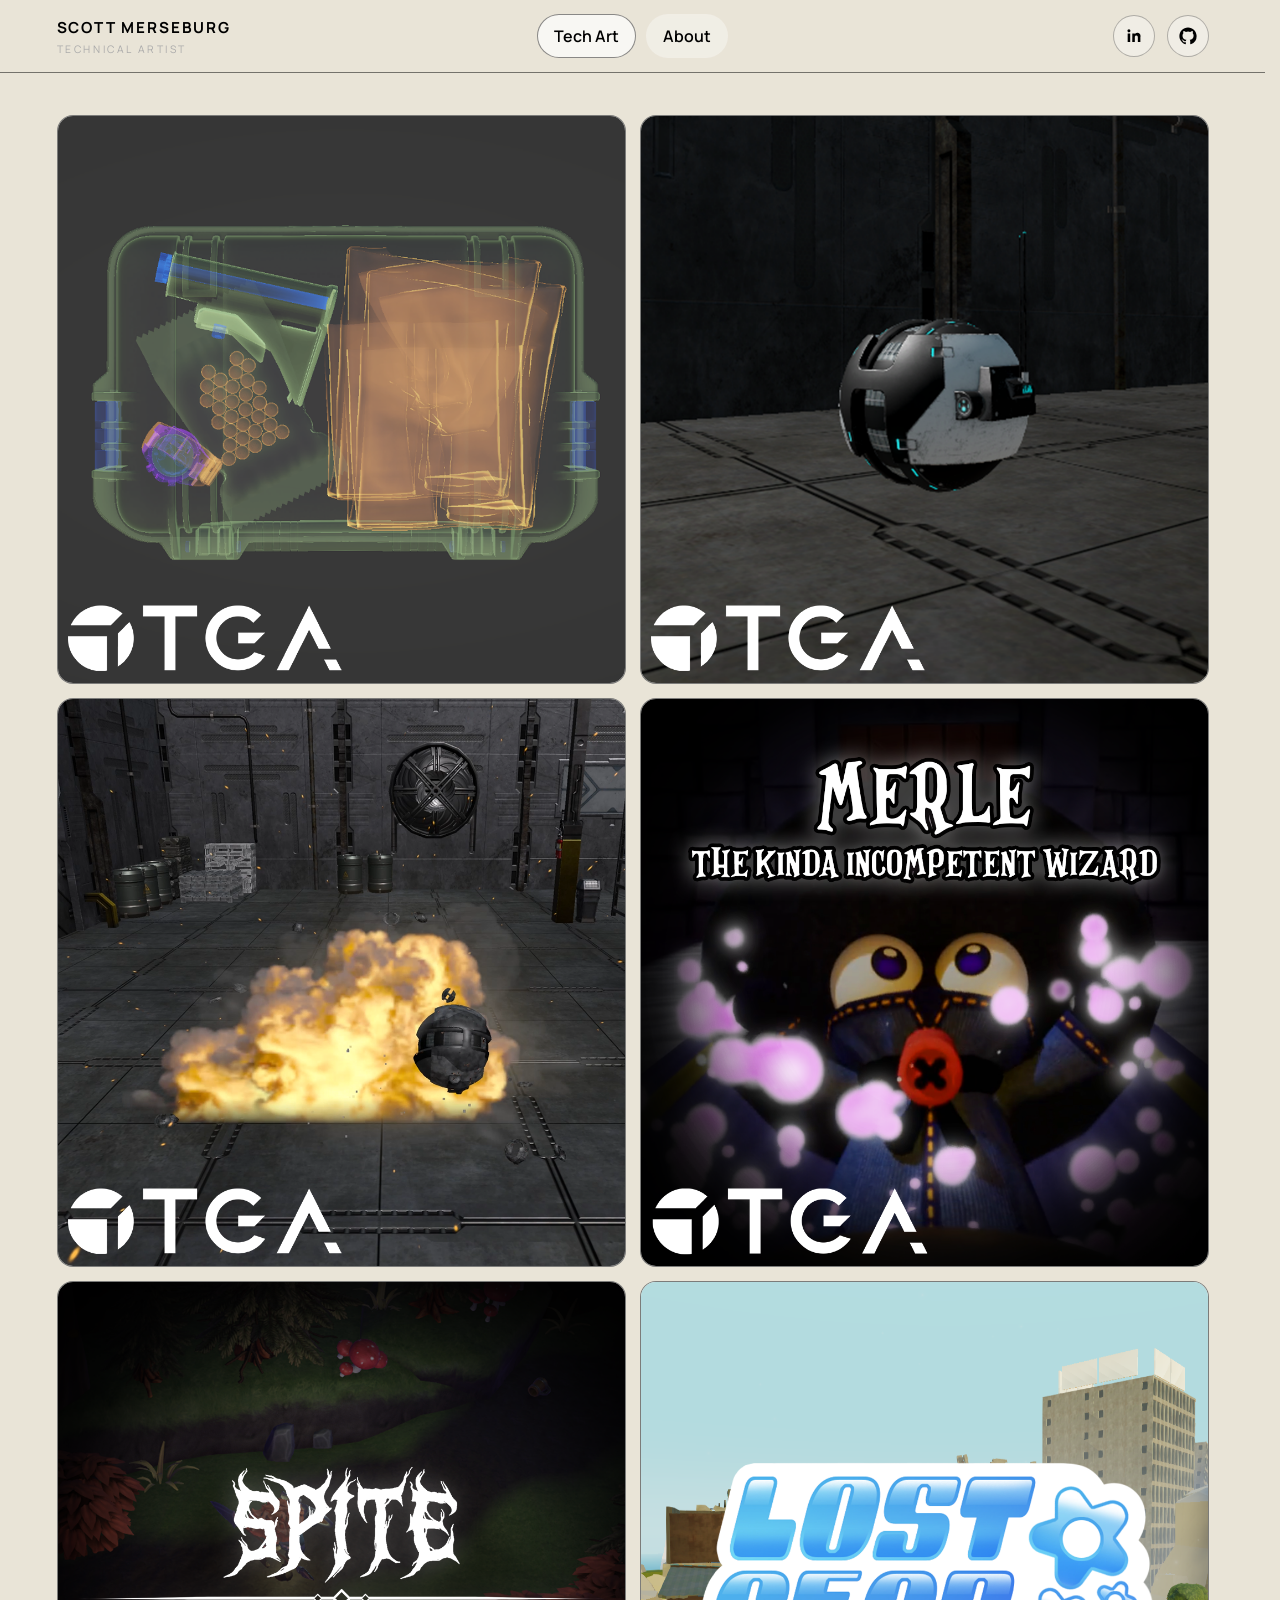
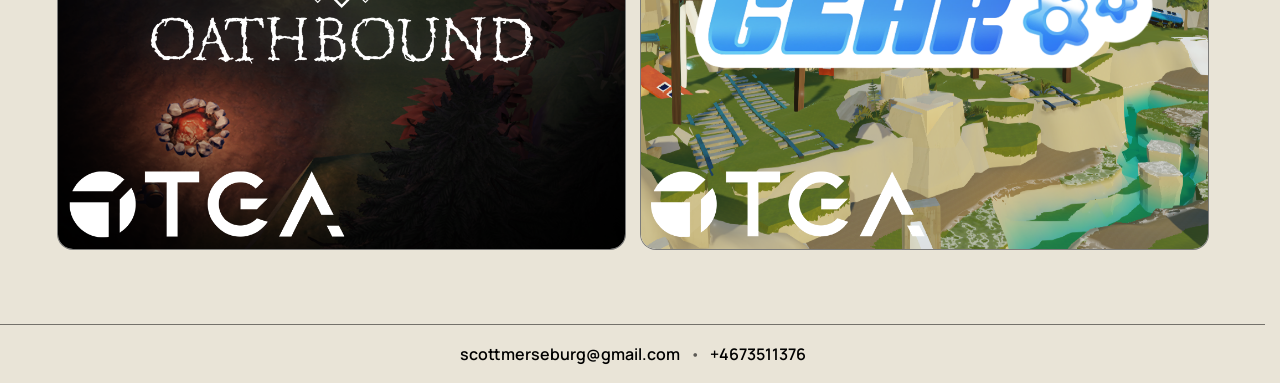
<file: index.html>
<!doctype html>
<html lang="sv">
  <head>
    <meta charset="utf-8" />
    <meta name="viewport" content="width=device-width, initial-scale=1" />
    <title>Scott Merseburg Portfolio | Technical Artist</title>
    <meta name="description" content="Portfolio of Scott Merseburg" />

    <link rel="preconnect" href="https://fonts.googleapis.com" />
    <link rel="preconnect" href="https://fonts.gstatic.com" crossorigin />
    <link
      href="https://fonts.googleapis.com/css2?family=Manrope:wght@500;700&family=Poppins:wght@400;700&display=swap"
      rel="stylesheet"
    />
    <link rel="icon" type="image/png" href="/images/favicon.png" />
    <link rel="stylesheet" href="style.css" />
  </head>

  <body>
    <!-- Header -->
    <header class="site-header">
      <div class="header-inner">
          <a class="logo" href="index.html" aria-label="Home">
            <span class="logo-name">SCOTT MERSEBURG</span>
            <span class="logo-title">Technical Artist</span>
          </a>

        <nav class="nav">
          <a class="nav-link is-active" href="index.html">Tech Art</a>
            <!-- <a class="nav-link" href="games.html">Game projects</a> -->
          <a class="nav-link" href="about.html">About</a>
        </nav>

        <div class="social">
        <a
          class="social-link social-icon"
          href="https://www.linkedin.com/in/scott-merseburg-14581a16b/"
          target="_blank"
          rel="noreferrer"
          aria-label="LinkedIn"
        >
          <svg viewBox="0 0 24 24" aria-hidden="true">
            <path d="M6.94 8.5H3.56V20h3.38V8.5ZM5.25 3A2.03 2.03 0 0 0 3.2 5.03c0 1.12.9 2.03 2.02 2.03h.03a2.03 2.03 0 1 0 0-4.06ZM20.8 12.74c0-3.46-1.85-5.07-4.31-5.07-1.99 0-2.88 1.09-3.38 1.86V8.5H9.73c.04.68 0 11.5 0 11.5h3.38v-6.42c0-.34.02-.68.12-.92.27-.68.9-1.39 1.96-1.39 1.38 0 1.93 1.05 1.93 2.59V20H20.5v-6.86Z"/>
          </svg>
        </a>

        <a
          class="social-link social-icon"
          href="https://github.com/scottmerseburg?tab=overview&from=2026-03-01&to=2026-03-31"
          target="_blank"
          rel="noreferrer"
          aria-label="GitHub"
        >
          <svg viewBox="0 0 24 24" aria-hidden="true">
            <path d="M12 .5C5.65.5.5 5.66.5 12.03c0 5.1 3.3 9.42 7.87 10.95.58.1.79-.25.79-.56 0-.27-.01-1.17-.02-2.11-3.2.7-3.88-1.36-3.88-1.36-.52-1.34-1.28-1.7-1.28-1.7-1.05-.72.08-.7.08-.7 1.16.08 1.78 1.2 1.78 1.2 1.03 1.77 2.7 1.26 3.36.96.1-.75.4-1.26.73-1.55-2.55-.29-5.23-1.28-5.23-5.68 0-1.25.45-2.27 1.18-3.07-.12-.29-.51-1.45.11-3.03 0 0 .97-.31 3.19 1.17a11.1 11.1 0 0 1 5.8 0c2.21-1.48 3.18-1.17 3.18-1.17.63 1.58.24 2.74.12 3.03.74.8 1.18 1.82 1.18 3.07 0 4.41-2.69 5.38-5.25 5.67.42.36.78 1.06.78 2.14 0 1.55-.01 2.79-.01 3.17 0 .31.21.67.8.56A11.54 11.54 0 0 0 23.5 12.03C23.5 5.66 18.35.5 12 .5Z"/>
          </svg>
        </a>
      </div>
      </div>
    </header>

    <!-- Main -->
    <main class="page">

      <section id="tech" class="section">
        <div class="grid">

          <a class="card" href="baggage-scanner-shader.html" aria-label="X-ray Baggage scanner">
            <img class="card-img" src="images/Baggage Scanner Project/BaggageScannerCase.png" alt="Baggage scanner shader" />
            <div class="card-overlay"></div>
            <div class="card-text">
              <h3 class="card-title">Baggage scanner shader</h3>
              <p class="card-sub">Tech Art • Shader </p>
            </div>
          </a>


          <a class="card" href="vertex-animation-shader.html" aria-label="Vertex Animation Shader">
            <img class="card-img" src="images/Robot Project/PatrollingRobotPic.png" alt="Vertex Animation Shader" />
            <div class="card-overlay"></div>
            <div class="card-text">
              <p class="card-sub">Shader • Animation</p>
              <h3 class="card-title">Vertex Animation Shader</h3>
            </div>
          </a>

          <a class="card" href="robot-explotion.html" aria-label="Robot Explosion">
            <img class="card-img" src="images/Robot Explotion/RobotExplotion.png" alt="Robot Explosion" />
            <div class="card-overlay"></div>
            <div class="card-text">
              <h3 class="card-title">Robot Explosion</h3>
              <p class="card-sub">Embergen • Unity </p>
            </div>
          </a>


          <a class="card" href="P6Merle.html" aria-label="Merle">
            <img class="card-img" src="images/merleThump.png"  alt="Merle" />
            <div class="card-overlay"></div>
            <div class="card-text">
              <h3 class="card-title">Merle</h3>
              <p class="card-sub">Game project</p>
            </div>
          </a>

          <a class="card" href="spiteoathbound.html" aria-label="Spite">
            <img class="card-img" src="images/SPiteThump.png"  alt="Spite" />
            <div class="card-overlay"></div>
            <div class="card-text">
              <h3 class="card-title">Spite - Oathbound</h3>
              <p class="card-sub">Game project</p>
            </div>
          </a>

          <a class="card" href="lostgear.html" aria-label="Lost Gear">
            <img class="card-img" src="images/LostGearThumb.png"  alt="Lost gear" />
            <div class="card-overlay"></div>
            <div class="card-text">
              <h3 class="card-title">Lost Gear</h3>
              <p class="card-sub">Game project</p>
            </div>
          </a>

        </div>
      </section>
      </main>

      


    <!-- Footer -->
    <footer class="site-footer">
      <div class="footer-inner">
        <a class="footer-link" href="mailto:scottmerseburg@gmail.com">scottmerseburg@gmail.com</a>
        <span class="footer-dot">•</span>
        <a class="footer-link" href="tel:+4673511376">+4673511376</a>
      </div>
    </footer>
  </body>
</html>
</file>
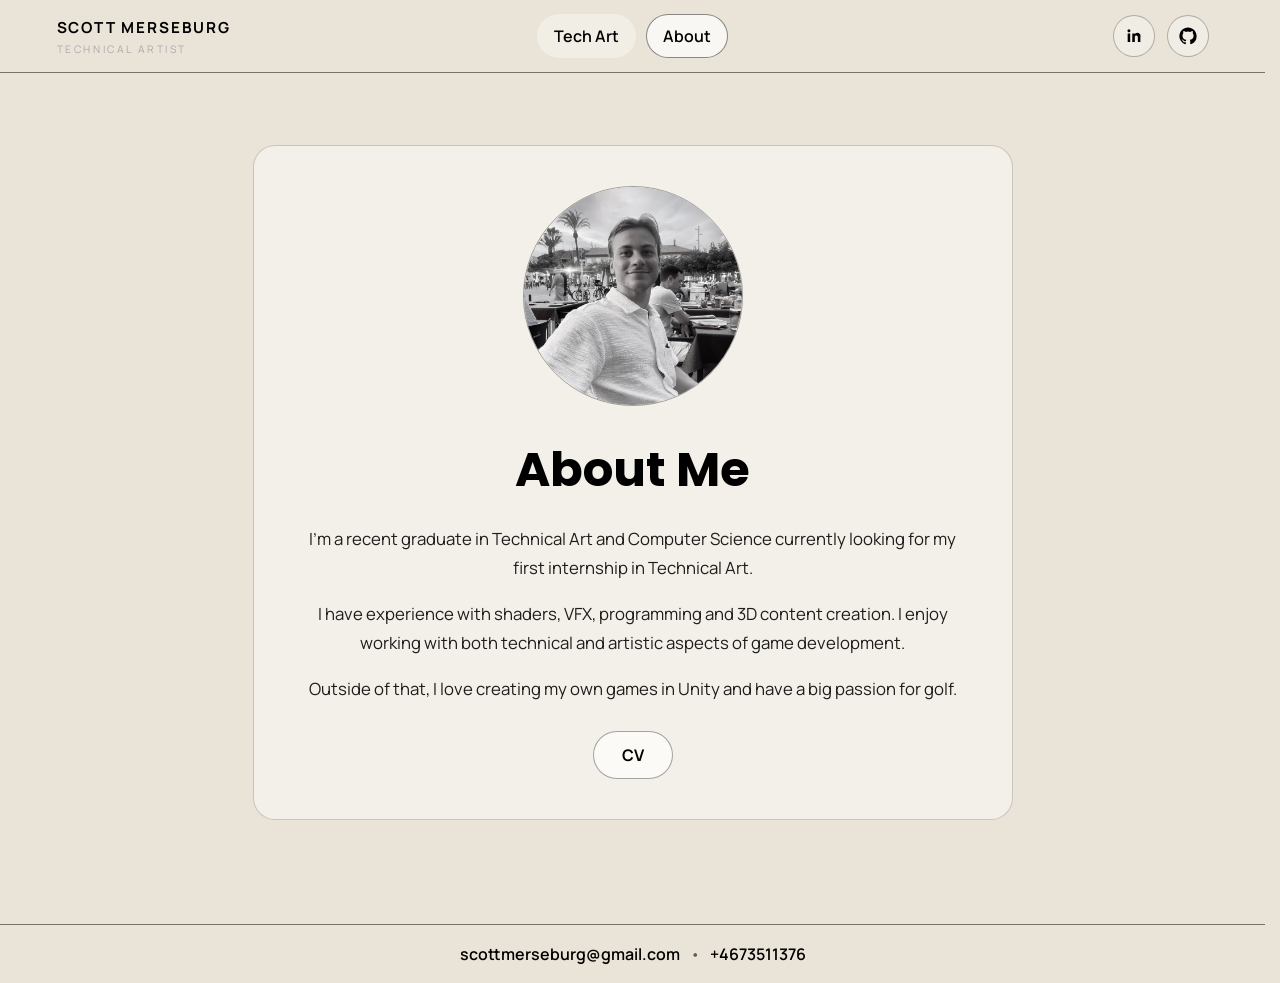
<file: about.html>
<!doctype html>
<html lang="en">
  <head>
    <meta charset="utf-8" />
    <meta name="viewport" content="width=device-width, initial-scale=1" />
    <title>Scott Merseburg — About</title>
    <meta name="description" content="About Scott Merseburg — Technical Artist and Game Developer." />

    <link rel="preconnect" href="https://fonts.googleapis.com" />
    <link rel="preconnect" href="https://fonts.gstatic.com" crossorigin />
    <link
      href="https://fonts.googleapis.com/css2?family=Manrope:wght@500;700&family=Poppins:wght@400;700&display=swap"
      rel="stylesheet"
    />

    <link rel="stylesheet" href="style.css" />
  </head>

  <body>
    <!-- Header -->
    <header class="site-header">
      <div class="header-inner">
        <a class="logo" href="index.html" aria-label="Home">
          <span class="logo-name">SCOTT MERSEBURG</span>
          <span class="logo-title">Technical Artist</span>
        </a>

        <nav class="nav">
          <a class="nav-link" href="index.html">Tech Art</a>
          <!-- <a class="nav-link" href="games.html">Game projects</a> -->
          <a class="nav-link is-active" href="about.html">About</a>
        </nav>

                <div class="social">
        <a
          class="social-link social-icon"
          href="https://www.linkedin.com/in/scott-merseburg-14581a16b/"
          target="_blank"
          rel="noreferrer"
          aria-label="LinkedIn"
        >
          <svg viewBox="0 0 24 24" aria-hidden="true">
            <path d="M6.94 8.5H3.56V20h3.38V8.5ZM5.25 3A2.03 2.03 0 0 0 3.2 5.03c0 1.12.9 2.03 2.02 2.03h.03a2.03 2.03 0 1 0 0-4.06ZM20.8 12.74c0-3.46-1.85-5.07-4.31-5.07-1.99 0-2.88 1.09-3.38 1.86V8.5H9.73c.04.68 0 11.5 0 11.5h3.38v-6.42c0-.34.02-.68.12-.92.27-.68.9-1.39 1.96-1.39 1.38 0 1.93 1.05 1.93 2.59V20H20.5v-6.86Z"/>
          </svg>
        </a>

        <a
          class="social-link social-icon"
          href="https://github.com/scottmerseburg?tab=overview&from=2026-03-01&to=2026-03-31"
          target="_blank"
          rel="noreferrer"
          aria-label="GitHub"
        >
          <svg viewBox="0 0 24 24" aria-hidden="true">
            <path d="M12 .5C5.65.5.5 5.66.5 12.03c0 5.1 3.3 9.42 7.87 10.95.58.1.79-.25.79-.56 0-.27-.01-1.17-.02-2.11-3.2.7-3.88-1.36-3.88-1.36-.52-1.34-1.28-1.7-1.28-1.7-1.05-.72.08-.7.08-.7 1.16.08 1.78 1.2 1.78 1.2 1.03 1.77 2.7 1.26 3.36.96.1-.75.4-1.26.73-1.55-2.55-.29-5.23-1.28-5.23-5.68 0-1.25.45-2.27 1.18-3.07-.12-.29-.51-1.45.11-3.03 0 0 .97-.31 3.19 1.17a11.1 11.1 0 0 1 5.8 0c2.21-1.48 3.18-1.17 3.18-1.17.63 1.58.24 2.74.12 3.03.74.8 1.18 1.82 1.18 3.07 0 4.41-2.69 5.38-5.25 5.67.42.36.78 1.06.78 2.14 0 1.55-.01 2.79-.01 3.17 0 .31.21.67.8.56A11.54 11.54 0 0 0 23.5 12.03C23.5 5.66 18.35.5 12 .5Z"/>
          </svg>
        </a>
      </div>
      </div>
    </header>

    <!-- Main -->
    <main class="page about-page">
      <section class="about-container">
        <img
          src="files/ScottProfilBild.JPEG"
          alt="Portrait of Scott Merseburg"
          class="about-image"
        />

        <div class="about-text">
          <h1>About Me</h1>

          <p>
            I’m a recent graduate in Technical Art and Computer Science currently looking
            for my first internship in Technical Art.
          </p>

          <p>
            I have experience with shaders, VFX, programming and 3D content creation.
            I enjoy working with both technical and artistic aspects of game development.
          </p>

          <p>
            Outside of that, I love creating my own games in Unity and have a big passion for golf.
          </p>
        </div>

        <div class="about-actions">
          <a
            class="cv-button"
            href="files/ScottMerseburgCV.pdf"
            target="_blank"
            rel="noreferrer"
            download
          >
            CV
          </a>
        </div>
      </section>
    </main>

    <!-- Footer -->
    <footer class="site-footer">
      <div class="footer-inner">
        <a class="footer-link" href="mailto:scottmerseburg@gmail.com">scottmerseburg@gmail.com</a>
        <span class="footer-dot">•</span>
        <a class="footer-link" href="tel:+4673511376">+4673511376</a>
      </div>
    </footer>
  </body>
</html>
</file>
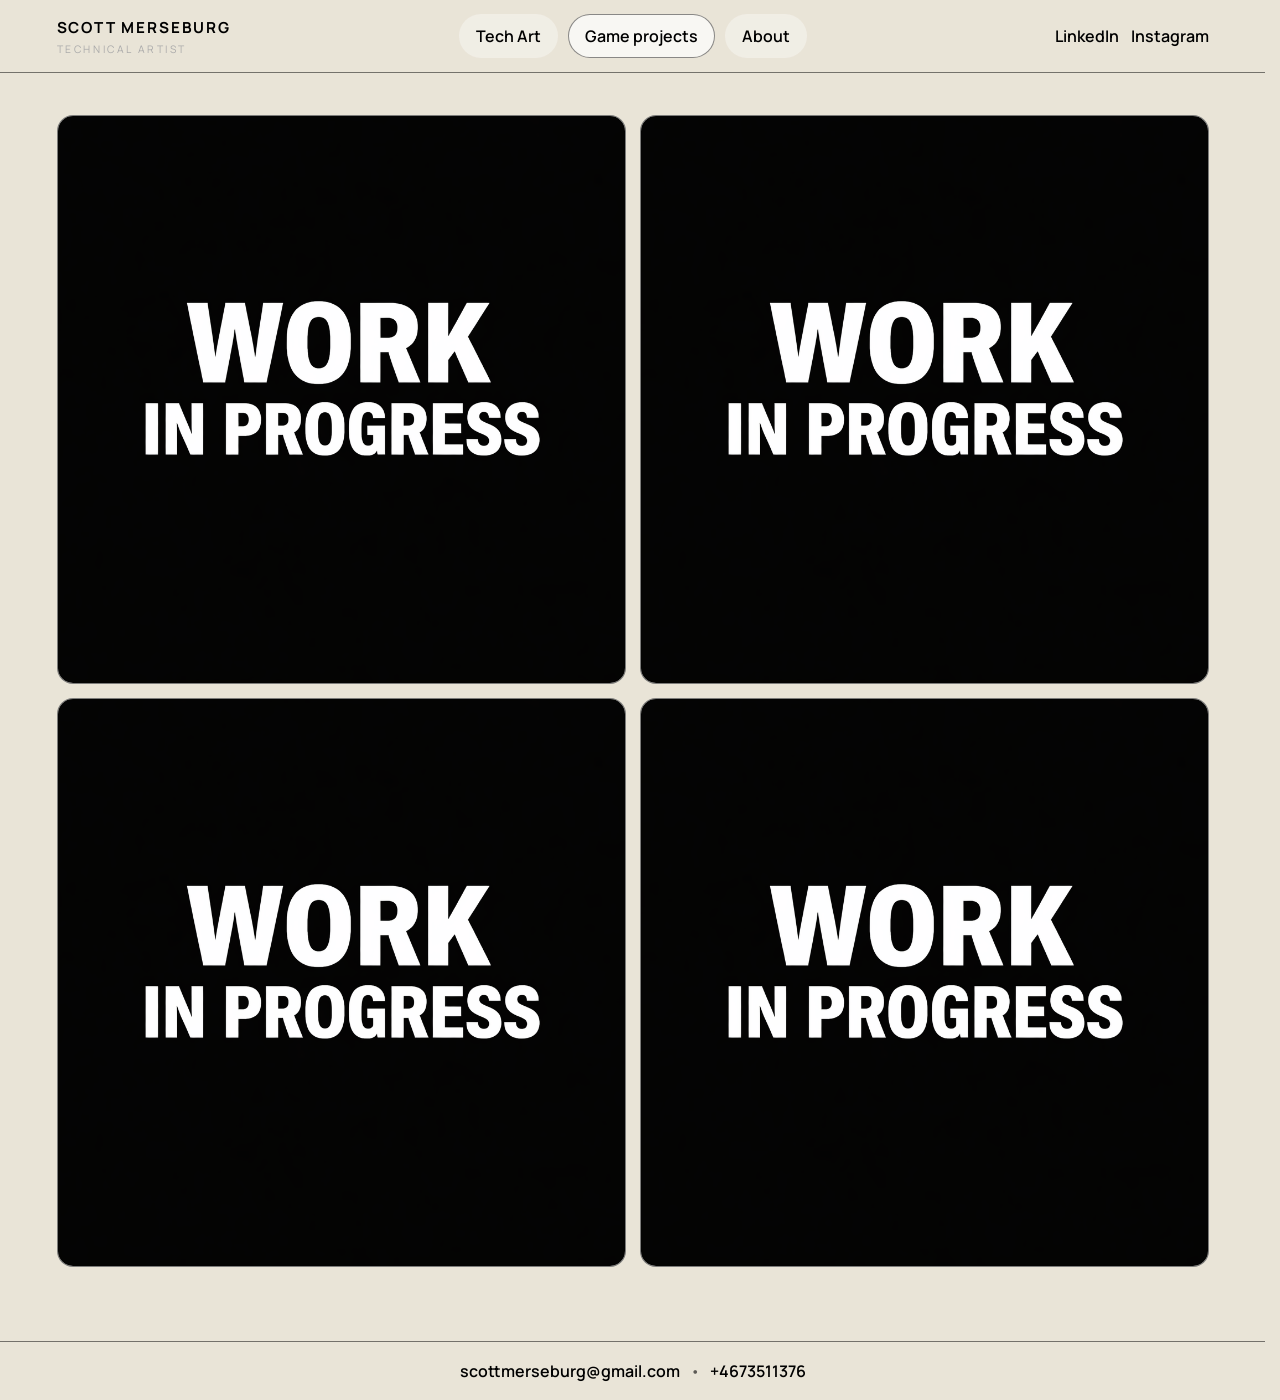
<file: games.html>
<!doctype html>
<html lang="sv">
  <head>
    <meta charset="utf-8" />
    <meta name="viewport" content="width=device-width, initial-scale=1" />
    <title>Scott Merseburg — Game Projects</title>
    <meta name="description" content="Portfolio — Game projects." />

    <link rel="preconnect" href="https://fonts.googleapis.com" />
    <link rel="preconnect" href="https://fonts.gstatic.com" crossorigin />
    <link
      href="https://fonts.googleapis.com/css2?family=Manrope:wght@500;700&family=Poppins:wght@400;700&display=swap"
      rel="stylesheet"
    />

    <link rel="stylesheet" href="style.css" />
  </head>

  <body>
    <!-- Header -->
    <header class="site-header">
      <div class="header-inner">
        <a class="logo" href="index.html" aria-label="Home">
          <span class="logo-name">SCOTT MERSEBURG</span>
          <span class="logo-title">Technical Artist</span>
        </a>

        <nav class="nav">
          <a class="nav-link" href="index.html">Tech Art</a>
          <a class="nav-link is-active" href="games.html">Game projects</a>
          <a class="nav-link" href="about.html">About</a>
        </nav>

        <div class="social">
          <a class="social-link" href="#" target="_blank" rel="noreferrer">LinkedIn</a>
          <a class="social-link" href="#" target="_blank" rel="noreferrer">Instagram</a>
        </div>
      </div>
    </header>

    <!-- Main -->
    <main class="page">
      
      <section id="games" class="section">
        <div class="grid">

          <a class="card" href="#" aria-label="Game Project 1">
            <img class="card-img" src="images/workinprogresspic.png" alt="Game Project 1" />
            <div class="card-overlay"></div>
            <div class="card-text">
              <h3 class="card-title">Game Project 1</h3>
              <p class="card-sub">Unity • Gameplay • Systems</p>
            </div>
          </a>

          <a class="card" href="#" aria-label="Game Project 2">
            <img class="card-img" src="images/workinprogresspic.png" alt="Game Project 2" />
            <div class="card-overlay"></div>
            <div class="card-text">
              <h3 class="card-title">Game Project 2</h3>
              <p class="card-sub">Co-op • Combat • Prototyping</p>
            </div>
          </a>

          <a class="card" href="#" aria-label="Work in progress">
            <img class="card-img" src="images/workinprogresspic.png" alt="Work in progress" />
            <div class="card-overlay"></div>
            <div class="card-text">
              <h3 class="card-title">Work in progress</h3>
              <p class="card-sub">More soon</p>
            </div>
          </a>

          <a class="card" href="#" aria-label="Work in progress">
            <img class="card-img" src="images/workinprogresspic.png" alt="Work in progress" />
            <div class="card-overlay"></div>
            <div class="card-text">
              <h3 class="card-title">Work in progress</h3>
              <p class="card-sub">More soon</p>
            </div>
          </a>

        </div>
      </section>
    </main>

    <!-- Footer -->
    <footer class="site-footer">
      <div class="footer-inner">
        <a class="footer-link" href="mailto:scottmerseburg@gmail.com">scottmerseburg@gmail.com</a>
        <span class="footer-dot">•</span>
        <a class="footer-link" href="tel:+4673511376">+4673511376</a>
      </div>
    </footer>
  </body>
</html>
</file>
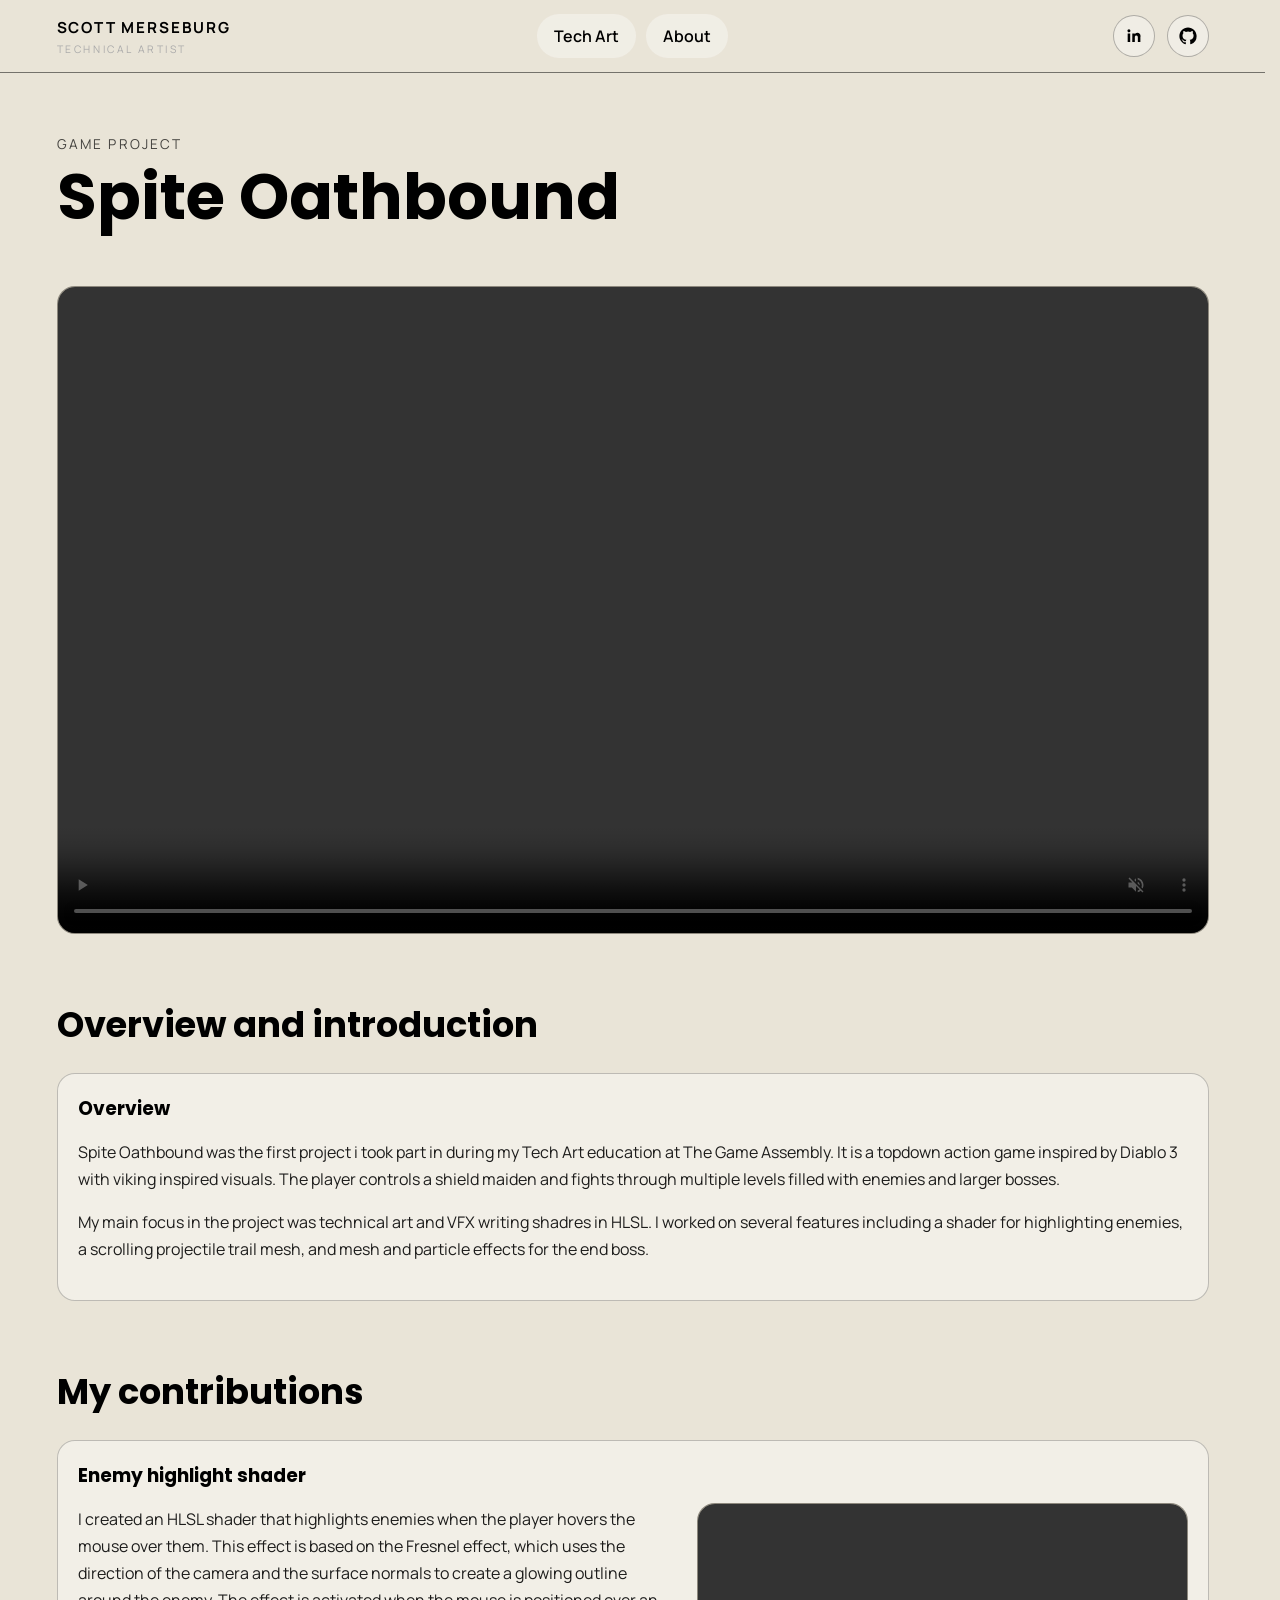
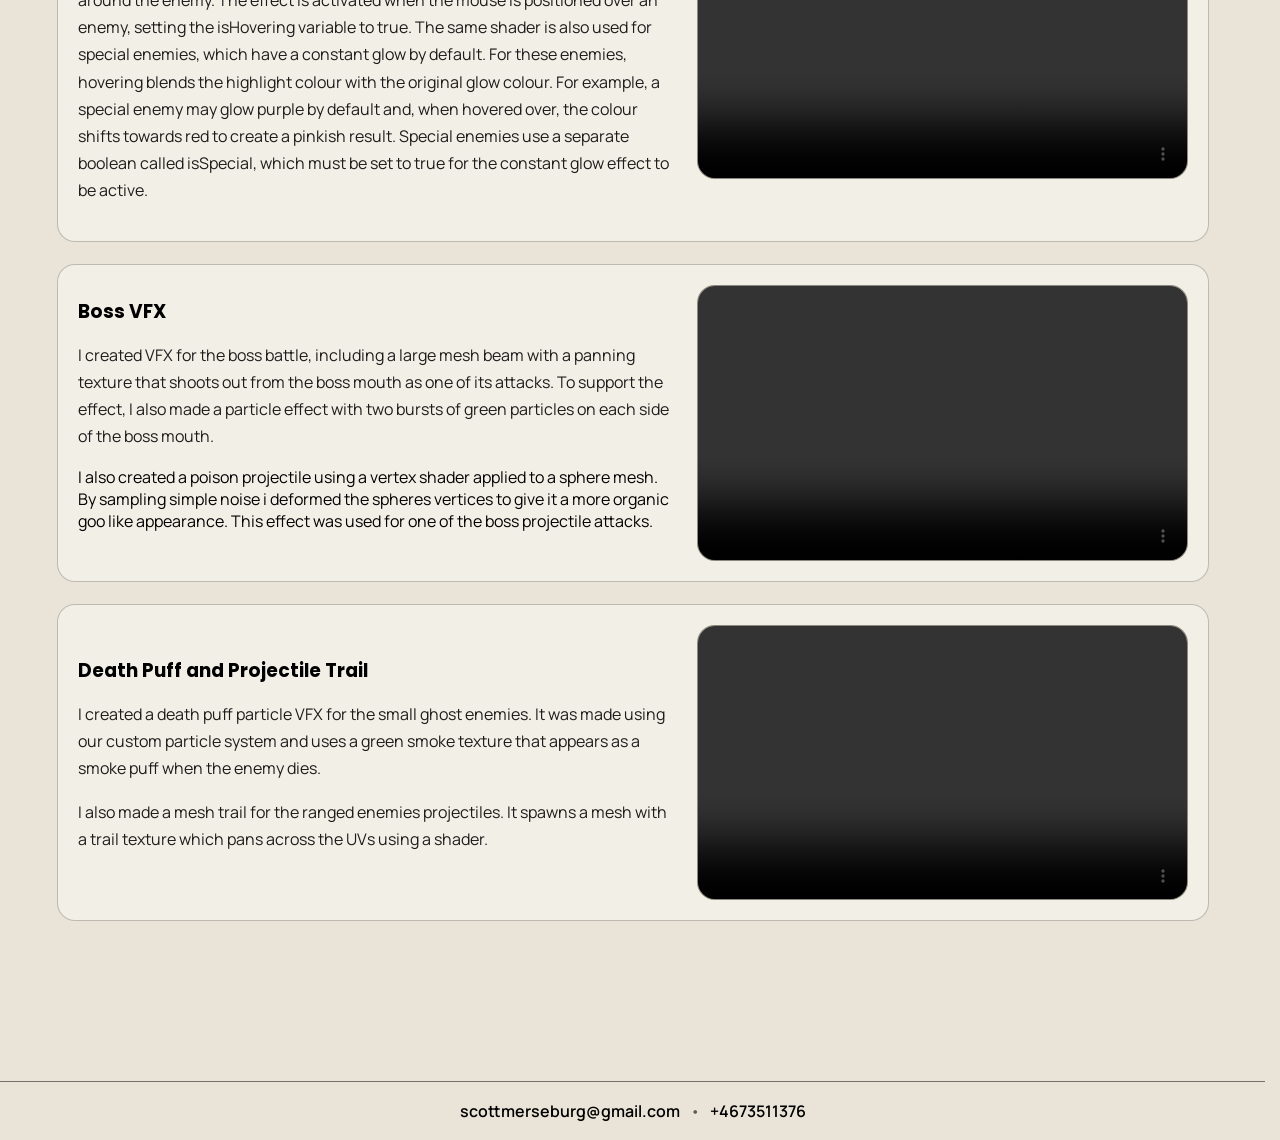
<file: spiteoathbound.html>
<!doctype html>
<html lang="en">
  <head>
    <meta charset="utf-8" />
    <meta name="viewport" content="width=device-width, initial-scale=1" />
    <title>Scott Merseburg — Spite Oathbound</title>
    <meta
      name="description"
      content="A stylized top-down action game inspired by Diablo 3, featuring shader work, mesh-based effects, and boss VFX in Unity."
    />

    <link rel="preconnect" href="https://fonts.googleapis.com" />
    <link rel="preconnect" href="https://fonts.gstatic.com" crossorigin />
    <link
      href="https://fonts.googleapis.com/css2?family=Manrope:wght@500;700&family=Poppins:wght@400;700&display=swap"
      rel="stylesheet"
    />

    <link rel="stylesheet" href="style.css" />
  </head>

  <body>
    <header class="site-header">
      <div class="header-inner">
        <a class="logo" href="index.html" aria-label="Home">
          <span class="logo-name">SCOTT MERSEBURG</span>
          <span class="logo-title">Technical Artist</span>
        </a>

        <nav class="nav">
          <a class="nav-link" href="index.html">Tech Art</a>
           <!-- <a class="nav-link" href="games.html">Game projects</a> -->
          <a class="nav-link" href="about.html">About</a>
        </nav>

        <div class="social">
          <a
            class="social-link social-icon"
            href="https://www.linkedin.com/in/scott-merseburg-14581a16b/"
            target="_blank"
            rel="noreferrer"
            aria-label="LinkedIn"
          >
            <svg viewBox="0 0 24 24" aria-hidden="true">
              <path d="M6.94 8.5H3.56V20h3.38V8.5ZM5.25 3A2.03 2.03 0 0 0 3.2 5.03c0 1.12.9 2.03 2.02 2.03h.03a2.03 2.03 0 1 0 0-4.06ZM20.8 12.74c0-3.46-1.85-5.07-4.31-5.07-1.99 0-2.88 1.09-3.38 1.86V8.5H9.73c.04.68 0 11.5 0 11.5h3.38v-6.42c0-.34.02-.68.12-.92.27-.68.9-1.39 1.96-1.39 1.38 0 1.93 1.05 1.93 2.59V20H20.5v-6.86Z"/>
            </svg>
          </a>

          <a
            class="social-link social-icon"
            href="https://github.com/scottmerseburg"
            target="_blank"
            rel="noreferrer"
            aria-label="GitHub"
          >
            <svg viewBox="0 0 24 24" aria-hidden="true">
              <path d="M12 .5C5.65.5.5 5.66.5 12.03c0 5.1 3.3 9.42 7.87 10.95.58.1.79-.25.79-.56 0-.27-.01-1.17-.02-2.11-3.2.7-3.88-1.36-3.88-1.36-.52-1.34-1.28-1.7-1.28-1.7-1.05-.72.08-.7.08-.7 1.16.08 1.78 1.2 1.78 1.2 1.03 1.77 2.7 1.26 3.36.96.1-.75.4-1.26.73-1.55-2.55-.29-5.23-1.28-5.23-5.68 0-1.25.45-2.27 1.18-3.07-.12-.29-.51-1.45.11-3.03 0 0 .97-.31 3.19 1.17a11.1 11.1 0 0 1 5.8 0c2.21-1.48 3.18-1.17 3.18-1.17.63 1.58.24 2.74.12 3.03.74.8 1.18 1.82 1.18 3.07 0 4.41-2.69 5.38-5.25 5.67.42.36.78 1.06.78 2.14 0 1.55-.01 2.79-.01 3.17 0 .31.21.67.8.56A11.54 11.54 0 0 0 23.5 12.03C23.5 5.66 18.35.5 12 .5Z"/>
            </svg>
          </a>
        </div>
      </div>
    </header>

    <main class="page project-page">
      <!-- Hero -->
      <section class="project-hero">
        <div class="project-hero-copy">
          <p class="project-kicker">Game Project</p>
          <h1 class="project-title">Spite Oathbound</h1>
        </div>

    <div class="project-hero-media">
              <video
                class="project-video"
                controls
                autoplay
                loop
                muted
                playsinline
              >
                <source src="videos/Oathbound/SpiteOathboundTrailer.mp4" type="video/mp4" />
                Your browser does not support the video tag.
              </video>
            </div>
      </section>

      <!-- Overview -->
      <section class="project-section">
        <div class="section-heading">
          <h2>Overview and introduction</h2>
        </div>

        <div class="breakdown-stack">
          <article class="breakdown-row full-width-stack">
          <div class="breakdown-text">
              <h3>Overview</h3>
              <p>
                Spite Oathbound was the first project i took part in during my Tech Art education at The Game Assembly. 
                It is a topdown action game inspired by Diablo 3 with viking inspired visuals. 
                The player controls a shield maiden and fights through multiple levels filled with enemies and larger bosses.
              </p>
              <p>
                My main focus in the project was technical art and VFX writing shadres in HLSL. 
                I worked on several features including a shader for highlighting enemies, 
                a scrolling projectile trail mesh, and mesh and particle effects for the end boss.
              </p>
            </div>
          </article>
        </div>
      </section>

      <section class="project-section">
        <div class="section-heading">
          <h2>My contributions</h2>
        </div>

        <div class="breakdown-stack">
          <article class="breakdown-row">
            <div class="breakdown-text">
              <h3>Enemy highlight shader</h3>
              <p>
               I created an HLSL shader that highlights enemies when the player hovers the mouse over them. 
               This effect is based on the Fresnel effect, which uses the direction of the camera and the surface normals 
               to create a glowing outline around the enemy.
                The effect is activated when the mouse is positioned over an enemy, setting the isHovering variable to true. 
                The same shader is also used for special enemies, which have a constant glow by default. For these enemies, 
                hovering blends the highlight colour with the original glow colour. For example, a special enemy may glow purple by default and, when hovered over, 
                the colour shifts towards red to create a pinkish result.
                Special enemies use a separate boolean called isSpecial, which must be set to true for the constant glow effect to be active.
              </p>

            </div>

            <div class="project-hero-media">
              <video
                class="project-video"
                controls
                autoplay
                loop
                muted
                playsinline
              >
                <source src="videos/Oathbound/Highlightshader.mp4" type="video/mp4" />
                Your browser does not support the video tag.
              </video>
            </div>
          </article>

          <article class="breakdown-row">
            <div class="breakdown-text">
              <h3>Boss VFX</h3>
              <p>
                I created VFX for the boss battle, including a large mesh beam with a panning texture that shoots out from the boss mouth as one of its attacks. To support the effect, 
                I also made a particle effect with two bursts of green particles on each side of the boss mouth.
                
              </p>
                I also created a poison projectile using a vertex shader applied to a sphere mesh. By sampling simple noise 
                i deformed the spheres vertices to give it a more organic goo like appearance. This effect was used for one of the boss projectile attacks.   
              </p>
            </div>

            <div class="project-hero-media">
              <video
                class="project-video"
                controls
                autoplay
                loop
                muted
                playsinline
              >
                <source src="videos/Oathbound/Bossvfx.mp4" type="video/mp4" />
                Your browser does not support the video tag.
              </video>
            </div>
          </article>

                  <div class="breakdown-stack">
          <article class="breakdown-row">
          <div class="breakdown-text">
            <h3>Death Puff and Projectile Trail</h3>
            <p>
              I created a death puff particle VFX for the small ghost enemies. It was made using our custom particle system and uses a green smoke texture that appears as a smoke puff when the enemy dies.
            </p>

            <p>
              I also made a mesh trail for the ranged enemies projectiles. It spawns a mesh with a trail texture which pans across the UVs using a shader.
            </p>
          </div>

            <div class="project-hero-media">
              <video
                class="project-video"
                controls
                autoplay
                loop
                muted
                playsinline
              >
                <source src="videos/Oathbound/Deathpuffenemytrail.mp4" type="video/mp4" />
                Your browser does not support the video tag.
              </video>
            </div>
          </article>

    </main>

    <footer class="site-footer">
      <div class="footer-inner">
        <a class="footer-link" href="mailto:scottmerseburg@gmail.com">scottmerseburg@gmail.com</a>
        <span class="footer-dot">•</span>
        <a class="footer-link" href="tel:+4673511376">+4673511376</a>
      </div>
    </footer>
  </body>
</html>
</file>
<file: style.css>
:root {
  --bg: #E9E4D7;
  --panel: #FAF9F6;
  --text: #000000;
  --muted: #000000;
  --border: rgba(0, 0, 0, 0.5);

  --max: 1200px;
  --pad: clamp(14px, 2vw, 24px);
  --radius: 16px;
}

* { box-sizing: border-box; }

html {   scroll-behavior: smooth; scrollbar-gutter: stable;}

body {
  margin: 0;
  font-family: "Manrope", system-ui, -apple-system, Segoe UI, Roboto, Arial, sans-serif;
  background: var(--bg);
  color: var(--text);
}


.site-header {
  position: sticky;
  top: 0;
  z-index: 10;
  backdrop-filter: blur(10px);
  background: color-mix(in oklab, var(--bg) 80%, transparent);
  border-bottom: 1px solid var(--border);
}

.header-inner {
  max-width: var(--max);
  margin: 0 auto;
  padding: 14px var(--pad);
  display: grid;
  grid-template-columns: 1fr auto 1fr;
  align-items: center;
  gap: 14px;
}

.logo{
  display: flex;
  flex-direction: column;
  text-decoration: none;
  color: rgb(0, 0, 0);
}

.logo-name{
  font-weight: 700;
  letter-spacing: 0.12em;
  font-size: 0.95rem;
}

.logo-title{
  font-size: 0.65rem;
  letter-spacing: 0.25em;
  text-transform: uppercase;
  color: #aaa;
  margin-top: 4px;
}

.logo:hover{
  opacity: 0.85;
}

.nav {
  display: flex;
  gap: 10px;
  align-items: center;
  flex-wrap: wrap;
}

.nav-link {
  display: inline-flex;
  align-items: center;
  justify-content: center;
  padding: 10px 16px;
  border-radius: 999px;
  text-decoration: none;
  color: var(--text);
  font-weight: 600;
  background: rgba(255, 255, 255, 0.35);
  border: 1px solid transparent;
  transition: transform 0.2s ease, background 0.2s ease, border-color 0.2s ease, color 0.2s ease;
}

.nav-link:hover {
  transform: translateY(-2px);
  background: rgba(255, 255, 255, 0.7);
  border-color: rgba(0, 0, 0, 0.28);
  color: var(--text);
}

.nav-link.is-active {
  background: rgba(255, 255, 255, 0.7);
  border-color: rgba(0, 0, 0, 0.45);
  color: var(--text);
}

.social {
  display: flex;
  gap: 12px;
  justify-content: flex-end;
  flex-wrap: wrap;
}

.social-link {
  text-decoration: none;
  color: var(--muted);
  font-weight: 600;
}

.social-link:hover { color: var(--text); }


.page {
  max-width: var(--max);
  margin: 0 auto;
  padding: var(--pad);
}

.section {
  padding: clamp(12px, 2vw, 18px) 0;
}

.grid {
  display: grid;
  gap: 14px;
  grid-template-columns: repeat(2, minmax(0, 1fr));
}

@media (max-width: 820px) {
  .header-inner {
    grid-template-columns: 1fr auto;
    grid-template-areas:
      "logo social"
      "nav nav";
  }
  .logo { grid-area: logo; }
  .social { grid-area: social; }
  .nav { grid-area: nav; justify-content: flex-start; overflow-x: auto; }
}

@media (max-width: 640px) {
  .grid { grid-template-columns: 1fr; }
}

.card {
  position: relative;
  border-radius: var(--radius);
  overflow: hidden;
  display: block;
  aspect-ratio: 3 / 3;
  background: var(--panel);
  border: 1px solid var(--border);
  text-decoration: none;
  color: inherit;
  transform: translateZ(0);
}

.card-img {
  width: 100%;
  height: 100%;
  object-fit: cover;
  object-position: center;
  display: block;
  transform: scale(1);
  transition: transform 220ms ease;
}




.card-overlay {
  position: absolute;
  inset: 0;
  background: linear-gradient(
    to top,
    rgba(0,0,0,0.65),
    rgba(0,0,0,0.15) 55%,
    rgba(0,0,0,0.10)
  );
  opacity: 0.0;
  transition: opacity 220ms ease;
}

.card-text {
  position: absolute;
  left: 16px;
  right: 16px;
  bottom: 14px;
  transform: translateY(6px);
  opacity: 0;
  transition: opacity 220ms ease, transform 220ms ease;
  color: white;
}

.card-title {
  margin: 0;
  font-family: "Poppins", system-ui, sans-serif;
  letter-spacing: 0.02em;
}

.card-sub {
  margin: 6px 0 0;
  color: rgba(255,255,255,0.8);
  font-weight: 600;
  font-size: 0.95rem;
}

.card:hover .card-img { transform: scale(1.06); }
.card:hover .card-overlay { opacity: 1; }
.card:hover .card-text { opacity: 1; transform: translateY(0); }

.site-footer {
  border-top: 1px solid var(--border);
  margin-top: 32px;
}

.footer-inner {
  max-width: var(--max);
  margin: 0 auto;
  padding: 18px var(--pad);
  display: flex;
  justify-content: center;
  gap: 10px;
  color: var(--muted);
}

.footer-link {
  color: var(--muted);
  text-decoration: none;
  font-weight: 600;
}

.footer-link:hover { color: var(--text); }
.footer-dot { opacity: 0.6; }

/* ===== SOCIAL ICONS ===== */

.social {
  display: flex;
  gap: 12px;
  justify-content: flex-end;
  align-items: center;
  flex-wrap: wrap;
}

.social-icon {
  width: 42px;
  height: 42px;
  display: inline-flex;
  align-items: center;
  justify-content: center;
  text-decoration: none;
  color: var(--text);
  background: rgba(255, 255, 255, 0.35);
  border: 1px solid rgba(0, 0, 0, 0.28);
  border-radius: 999px;
  transition: transform 0.2s ease, background 0.2s ease, border-color 0.2s ease, opacity 0.2s ease;
}

.social-icon svg {
  width: 18px;
  height: 18px;
  fill: currentColor;
}

.social-icon:hover {
  transform: translateY(-2px);
  background: rgba(255, 255, 255, 0.7);
  border-color: rgba(0, 0, 0, 0.45);
}

/* ===== ABOUT PAGE ===== */

.about-page {
  display: grid;
  place-items: center;
  padding: clamp(32px, 6vw, 72px) 0;
}

.about-container {
  width: 100%;
  max-width: 760px;
  text-align: center;
  padding: clamp(24px, 4vw, 40px);
  background: rgba(255, 255, 255, 0.45);
  border: 1px solid rgba(0, 0, 0, 0.18);
  border-radius: 22px;
}

.about-image {
  width: 220px;
  height: 220px;
  object-fit: cover;
  border-radius: 50%;
  margin: 0 auto 28px;
  display: block;
  border: 1px solid rgba(0, 0, 0, 0.35);
}

.about-text h1 {
  margin: 0 0 18px;
  font-family: "Poppins", system-ui, sans-serif;
  font-size: clamp(2rem, 4vw, 3rem);
}

.about-text p {
  font-size: 1.05rem;
  line-height: 1.75;
  opacity: 0.88;
  margin: 0 0 16px;
}

.about-actions {
  margin-top: 28px;
}

.cv-button {
  display: inline-block;
  padding: 12px 28px;
  border-radius: 999px;
  text-decoration: none;
  font-weight: 700;
  color: var(--text);
  background: rgba(255, 255, 255, 0.65);
  border: 1px solid rgba(0, 0, 0, 0.35);
  transition: transform 0.2s ease, background 0.2s ease, border-color 0.2s ease;
}

.cv-button:hover {
  transform: translateY(-2px);
  background: rgba(255, 255, 255, 0.9);
  border-color: rgba(0, 0, 0, 0.55);
}

/* ===== PROJECT PAGE ===== */

.project-page {
  padding-top: clamp(24px, 4vw, 48px);
  padding-bottom: clamp(32px, 5vw, 64px);
}

.project-hero {
  display: grid;
  grid-template-columns: 1fr;
  gap: clamp(20px, 4vw, 40px);
  align-items: start;
  margin-bottom: clamp(36px, 5vw, 72px);
}

.project-kicker {
  font-size: 0.85rem;
  letter-spacing: 0.16em;
  text-transform: uppercase;
  opacity: 0.7;
  margin-bottom: 10px;
}

.project-title {
  margin: 0 0 16px;
  font-family: "Poppins", system-ui, sans-serif;
  font-size: clamp(2rem, 5vw, 4rem);
  line-height: 1.05;
}

.project-intro {
  max-width: 60ch;
  font-size: 1.05rem;
  line-height: 1.7;
  opacity: 0.88;
  margin-bottom: 20px;
}

.project-tags {
  display: flex;
  flex-wrap: wrap;
  gap: 10px;
}

.project-tag {
  border: 1px solid rgba(0, 0, 0, 0.35);
  border-radius: 999px;
  padding: 8px 14px;
  font-size: 0.9rem;
  font-weight: 600;
  background: rgba(255, 255, 255, 0.35);
}

.project-hero-media {
  width: 100%;
}

.project-video {
  width: 100%;
  display: block;
  border-radius: 18px;
  border: 1px solid rgba(0, 0, 0, 0.35);
  background: #d8d1bf;
  aspect-ratio: 16 / 9;
  object-fit: cover;
}

.project-image {
  width: 100%;
  display: block;
  border-radius: 18px;
  border: 1px solid rgba(0, 0, 0, 0.35);
  background: #d8d1bf;
  aspect-ratio: 16 / 9;
  object-fit: contain;
  object-position: center;
}

.project-image-cover {
  width: 100%;
  display: block;
  border-radius: 18px;
  border: 1px solid rgba(0, 0, 0, 0.35);
  background: #d8d1bf;
  aspect-ratio: 16 / 9;
  object-fit: cover;
  object-position: center;
}

.project-section {
  margin-bottom: clamp(32px, 5vw, 72px);
}

.section-heading {
  max-width: 70ch;
  margin-bottom: 22px;
}

.section-heading h2 {
  margin: 0 0 10px;
  font-family: "Poppins", system-ui, sans-serif;
  font-size: clamp(1.4rem, 3vw, 2.2rem);
}

.section-heading p {
  margin: 0;
  line-height: 1.7;
  opacity: 0.82;
}

.overview-grid {
  display: grid;
  gap: 14px;
  grid-template-columns: repeat(3, minmax(0, 1fr));
}

.overview-card,
.state-card,
.challenge-card,
.learned-panel {
  background: rgba(255, 255, 255, 0.5);
  border: 1px solid rgba(0, 0, 0, 0.22);
  border-radius: 18px;
  padding: 20px;
}

.overview-card h3,
.state-card h3,
.challenge-card h3 {
  margin-top: 0;
  margin-bottom: 10px;
  font-family: "Poppins", system-ui, sans-serif;
}

.overview-card p,
.state-card p,
.challenge-card p,
.learned-panel p {
  margin: 0;
  line-height: 1.7;
  opacity: 0.88;
}

.learned-panel ul li {
  margin-bottom: 12px;
}

.breakdown-stack {
  display: grid;
  gap: 22px;
}

.breakdown-row {
  display: grid;
  grid-template-columns: 1.1fr 0.9fr;
  gap: 20px;
  align-items: center;
  background: rgba(255, 255, 255, 0.4);
  border: 1px solid rgba(0, 0, 0, 0.22);
  border-radius: 18px;
  padding: 20px;
}

.breakdown-row.full-width-stack {
  grid-template-columns: 1fr;
  align-items: start;
}

.breakdown-row.full-width-stack .project-image {
  width: 100%;
  display: block;
  border-radius: 12px;
  object-fit: contain;
  background: transparent;
  aspect-ratio: auto;
}

.breakdown-row.full-width-video {
  grid-template-columns: 1fr;
  align-items: start;
}

.breakdown-row.full-width-video .project-hero-media {
  width: 100%;
}

.breakdown-row.full-width-video .project-video {
  width: 100%;
  max-width: 100%;
  aspect-ratio: 16 / 9;
  object-fit: cover;
}



.breakdown-row.reverse {
  grid-template-columns: 0.9fr 1.1fr;
}

.breakdown-row.reverse .breakdown-text {
  order: 2;
}

.breakdown-row.reverse .breakdown-media {
  order: 1;
}

.breakdown-text h3 {
  margin-top: 0;
  margin-bottom: 10px;
  font-family: "Poppins", system-ui, sans-serif;
}

.breakdown-text p,
.breakdown-text li {
  line-height: 1.7;
  opacity: 0.88;
}

.breakdown-text ul {
  padding-left: 20px;
  margin: 14px 0 0;
}

.breakdown-media img {
  width: 100%;
  display: block;
  border-radius: 14px;
  border: 1px solid rgba(0, 0, 0, 0.22);
  aspect-ratio: 16 / 10;
  object-fit: cover;
}

.state-grid,
.challenge-list {
  display: grid;
  gap: 14px;
  grid-template-columns: repeat(3, minmax(0, 1fr));
}

.challenge-list {
  grid-template-columns: repeat(2, minmax(0, 1fr));
}

.project-gallery {
  display: grid;
  gap: 14px;
  grid-template-columns: repeat(3, minmax(0, 1fr));
}

.project-gallery img {
  width: 100%;
  display: block;
  border-radius: 16px;
  border: 1px solid rgba(0, 0, 0, 0.22);
  aspect-ratio: 4 / 3;
  object-fit: cover;
}

@media (max-width: 980px) {
  .project-hero,
  .breakdown-row,
  .breakdown-row.reverse {
    grid-template-columns: 1fr;
  }

  .breakdown-row.reverse .breakdown-text,
  .breakdown-row.reverse .breakdown-media {
    order: unset;
  }

  .overview-grid,
  .state-grid,
  .challenge-list,
  .project-gallery {
    grid-template-columns: 1fr;
  }
}
</file>
